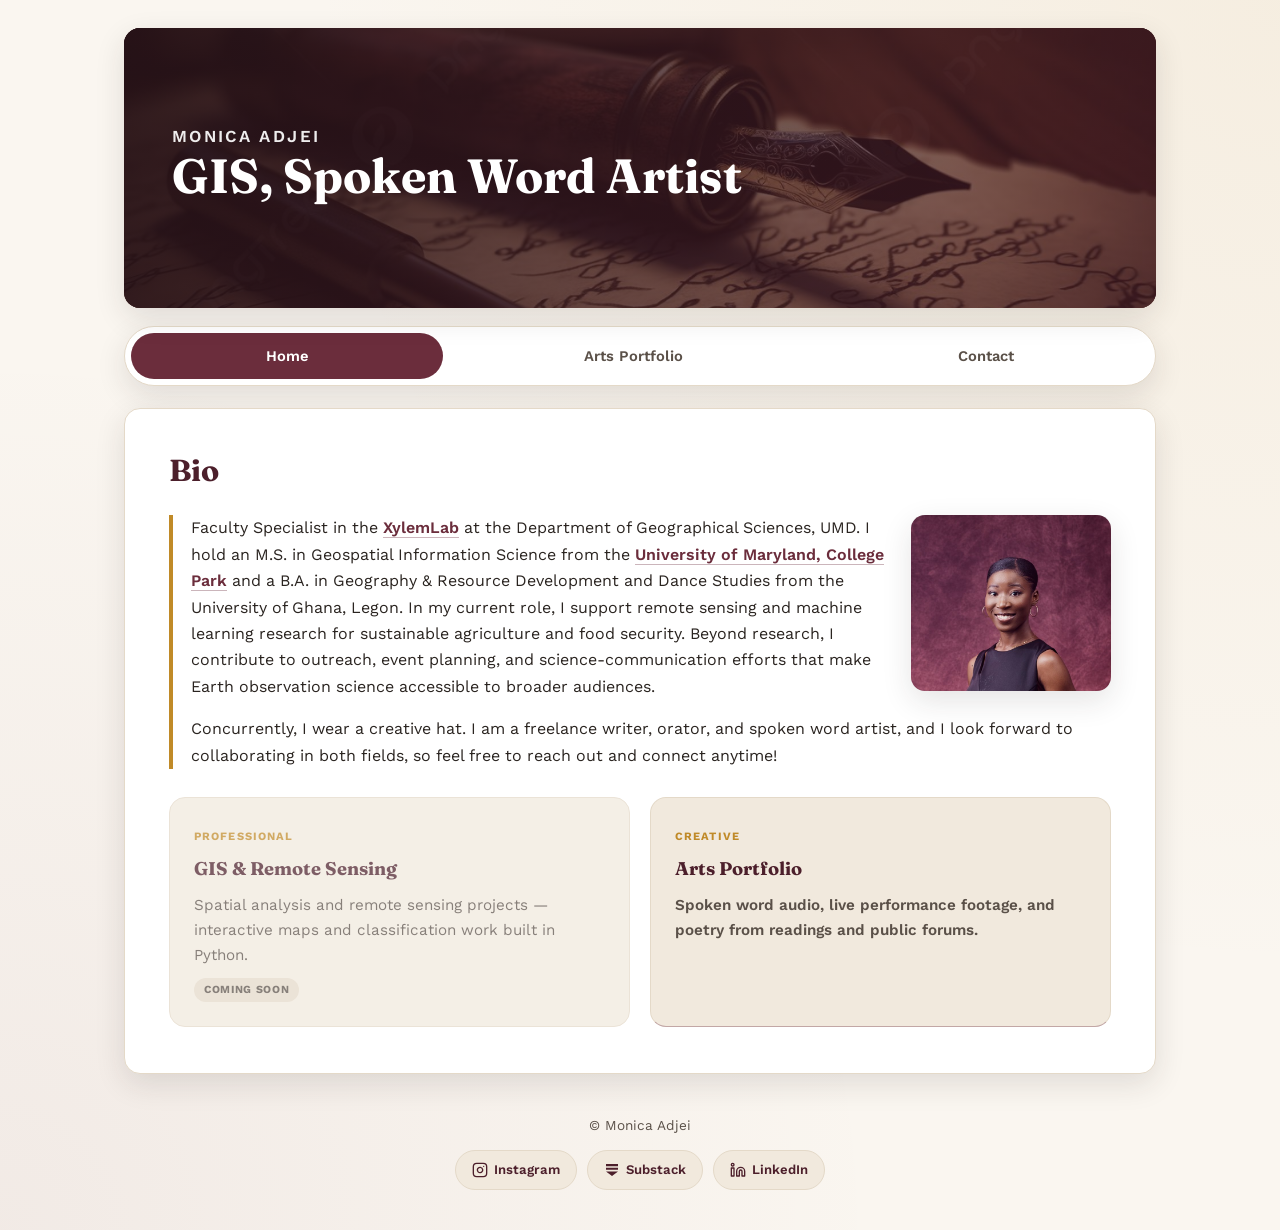
<file: index.html>
<!DOCTYPE html>
<html lang="en">
    <head>
        <meta charset="UTF-8">
        <meta name="viewport" content="width=device-width,initial-scale=1">
        <meta name="description" content="Monica Adjei — Geospatial scientist at the University of Maryland and spoken word artist. Portfolio of GIS/remote sensing work and arts.">
        <title>Monica Adjei — Geospatial Scientist &amp; Spoken Word Artist</title>
        <link rel="preconnect" href="https://fonts.googleapis.com">
        <link rel="preconnect" href="https://fonts.gstatic.com" crossorigin>
        <link href="https://fonts.googleapis.com/css2?family=Fraunces:ital,opsz,wght@0,9..144,400;0,9..144,600;1,9..144,500&family=Work+Sans:wght@400;500;600;700&display=swap" rel="stylesheet">
        <link rel="stylesheet" type="text/css" href="styles.css">
    </head>

    <body>
        <a class="skip-link" href="#content">Skip to content</a>
        <div id="container">
            <div id="header">
                <div class="hero">
                    <div>
                        <p class="hero-eyebrow">Monica Adjei</p>
                        <h1>GIS, Spoken Word Artist</h1>
                        <!-- <p>M.S. candidate in Geospatial Information Science, University of Maryland — and a freelance writer and performer exploring identity, Africa, and the everyday.</p> -->
                    </div>
                </div>
            </div>

            <div id="nav">
                <a href="index.html" class="active" aria-current="page">Home</a>
                <a href="portfolio.html">Arts Portfolio</a>
                <a href="contact.html">Contact</a>
            </div>

            <div id="content">
                <h1>Bio</h1>
                <blockquote>
                    <img src="images/madj.jpg" alt="Ms. Monica Adjei" width="200" height="auto" align="right" class="round">
                    <p class="description">Faculty Specialist in the <a href="https://www.xylemlab.org/">XylemLab</a> at the Department of Geographical Sciences, UMD. 
                        I hold an M.S. in Geospatial Information Science from the <strong><a href="https://umd.edu/">University of Maryland, College Park</a></strong>
                        and a B.A. in Geography & Resource Development and Dance Studies from the University of Ghana, Legon.
                         In my current role, I support remote sensing and machine learning research for sustainable agriculture and food security. Beyond research, 
                         I contribute to outreach, event planning, and science-communication efforts that make Earth observation science accessible to broader audiences.</p>
                    <p>Concurrently, I wear a creative hat. I am a freelance writer, orator, and spoken word artist, and I look forward to collaborating in both fields, so feel free to reach out and connect anytime!</p>
                </blockquote>

                <div class="path-grid">
                    <div class="path-card disabled" aria-disabled="true">
                        <span class="tag">Professional</span>
                        <h3>GIS &amp; Remote Sensing</h3>
                        <p>Spatial analysis and remote sensing projects — interactive maps and classification work built in Python.</p>
                        <span class="soon">Coming soon</span>
                    </div>
                    <a class="path-card" href="portfolio.html">
                        <span class="tag">Creative</span>
                        <h3>Arts Portfolio</h3>
                        <p>Spoken word audio, live performance footage, and poetry from readings and public forums.</p>
                    </a>
                </div>
            </div>

            <div id="footer">
                <p>&copy; Monica Adjei</p>
                <div class="social-links">
                    <a href="https://www.instagram.com/monte.600?utm_source=qr&amp;vrfl=MXhod2U4aTdjN3VsYw%3D%3D" target="_blank" rel="noopener" aria-label="Instagram"><svg viewBox="0 0 24 24" width="16" height="16" fill="none" stroke="currentColor" stroke-width="2" stroke-linecap="round" stroke-linejoin="round" aria-hidden="true"><rect x="2" y="2" width="20" height="20" rx="5" ry="5"></rect><path d="M16 11.37A4 4 0 1 1 12.63 8 4 4 0 0 1 16 11.37z"></path><line x1="17.5" y1="6.5" x2="17.51" y2="6.5"></line></svg> Instagram</a>
                    <a href="https://substack.com/@monicaadjei" target="_blank" rel="noopener" aria-label="Substack"><svg viewBox="0 0 24 24" width="16" height="16" fill="currentColor" aria-hidden="true"><path d="M3 3h18v3.2H3V3zm0 5.6h18v3.2H3V8.6zM3 14.2h18L12 21z"></path></svg> Substack</a>
                    <a href="https://www.linkedin.com/in/monica-adjei/" target="_blank" rel="noopener" aria-label="LinkedIn"><svg viewBox="0 0 24 24" width="16" height="16" fill="none" stroke="currentColor" stroke-width="2" stroke-linecap="round" stroke-linejoin="round" aria-hidden="true"><path d="M16 8a6 6 0 0 1 6 6v7h-4v-7a2 2 0 0 0-2-2 2 2 0 0 0-2 2v7h-4v-7a6 6 0 0 1 6-6z"></path><rect x="2" y="9" width="4" height="12"></rect><circle cx="4" cy="4" r="2"></circle></svg> LinkedIn</a>
                </div>
            </div>
        </div>
    </body>
</html>
</file>
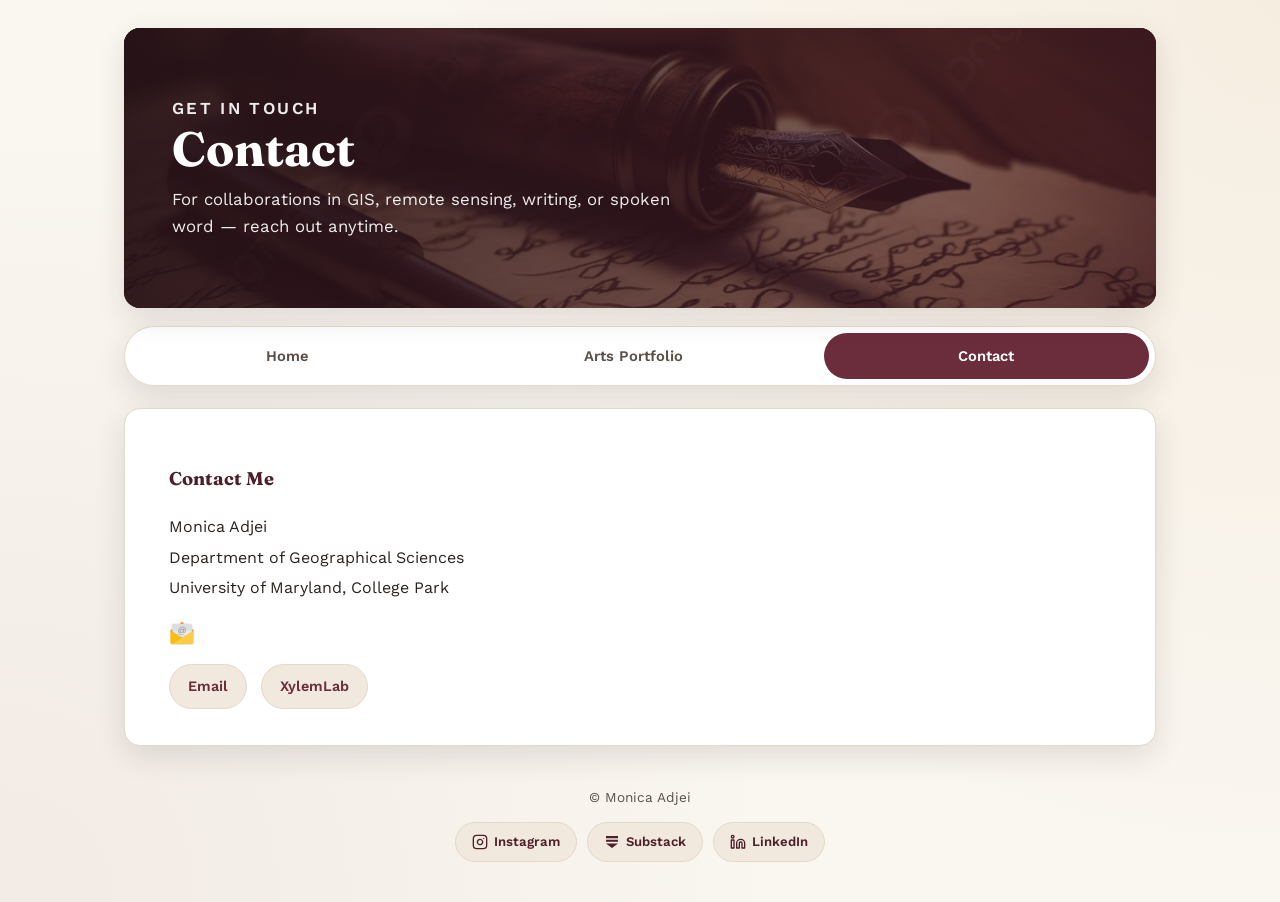
<file: contact.html>
<!DOCTYPE html>
<html lang="en">
    <head>
        <meta charset="UTF-8">
        <meta name="viewport" content="width=device-width,initial-scale=1">
        <meta name="description" content="Contact Monica Adjei — geospatial scientist and spoken word artist.">
        <title>Contact — Monica Adjei</title>
        <link rel="preconnect" href="https://fonts.googleapis.com">
        <link rel="preconnect" href="https://fonts.gstatic.com" crossorigin>
        <link href="https://fonts.googleapis.com/css2?family=Fraunces:ital,opsz,wght@0,9..144,400;0,9..144,600;1,9..144,500&family=Work+Sans:wght@400;500;600;700&display=swap" rel="stylesheet">
        <link rel="stylesheet" type="text/css" href="styles.css">
    </head>

    <body>
        <a class="skip-link" href="#content">Skip to content</a>
        <div id="container">
            <div id="header">
                <div class="hero">
                    <div>
                        <p class="hero-eyebrow">Get in touch</p>
                        <h1>Contact</h1>
                        <p>For collaborations in GIS, remote sensing, writing, or spoken word — reach out anytime.</p>
                    </div>
                </div>
            </div>

            <div id="nav">
                <a href="index.html">Home</a>
                <a href="portfolio.html">Arts Portfolio</a>
                <a href="contact.html" class="active" aria-current="page">Contact</a>
            </div>

            <div id="content">
                <h3>Contact Me</h3>
                <address>
                    Monica Adjei
                    <br>
                    Department of Geographical Sciences
                    <br>
                    University of Maryland, College Park
                    <br>
                    <a href="mailto:madjei12@umd.edu" title="madjei12@umd.edu" id="mail"><img src="images/email.png" alt="Email Monica Adjei"></a>
                </address>
                <div class="contact-links">
                    <a href="mailto:madjei12@umd.edu">Email</a>
                    <a href="https://www.xylemlab.org/team" target="_blank" rel="noopener">XylemLab</a>
                </div>
            </div>

            <div id="footer">
                <p>&copy; Monica Adjei</p>
                <div class="social-links">
                    <a href="https://www.instagram.com/monte.600?utm_source=qr&amp;vrfl=MXhod2U4aTdjN3VsYw%3D%3D" target="_blank" rel="noopener" aria-label="Instagram"><svg viewBox="0 0 24 24" width="16" height="16" fill="none" stroke="currentColor" stroke-width="2" stroke-linecap="round" stroke-linejoin="round" aria-hidden="true"><rect x="2" y="2" width="20" height="20" rx="5" ry="5"></rect><path d="M16 11.37A4 4 0 1 1 12.63 8 4 4 0 0 1 16 11.37z"></path><line x1="17.5" y1="6.5" x2="17.51" y2="6.5"></line></svg> Instagram</a>
                    <a href="https://substack.com/@monicaadjei" target="_blank" rel="noopener" aria-label="Substack"><svg viewBox="0 0 24 24" width="16" height="16" fill="currentColor" aria-hidden="true"><path d="M3 3h18v3.2H3V3zm0 5.6h18v3.2H3V8.6zM3 14.2h18L12 21z"></path></svg> Substack</a>
                    <a href="https://www.linkedin.com/in/monica-adjei/" target="_blank" rel="noopener" aria-label="LinkedIn"><svg viewBox="0 0 24 24" width="16" height="16" fill="none" stroke="currentColor" stroke-width="2" stroke-linecap="round" stroke-linejoin="round" aria-hidden="true"><path d="M16 8a6 6 0 0 1 6 6v7h-4v-7a2 2 0 0 0-2-2 2 2 0 0 0-2 2v7h-4v-7a6 6 0 0 1 6-6z"></path><rect x="2" y="9" width="4" height="12"></rect><circle cx="4" cy="4" r="2"></circle></svg> LinkedIn</a>
                </div>
            </div>
        </div>
    </body>
</html>
</file>
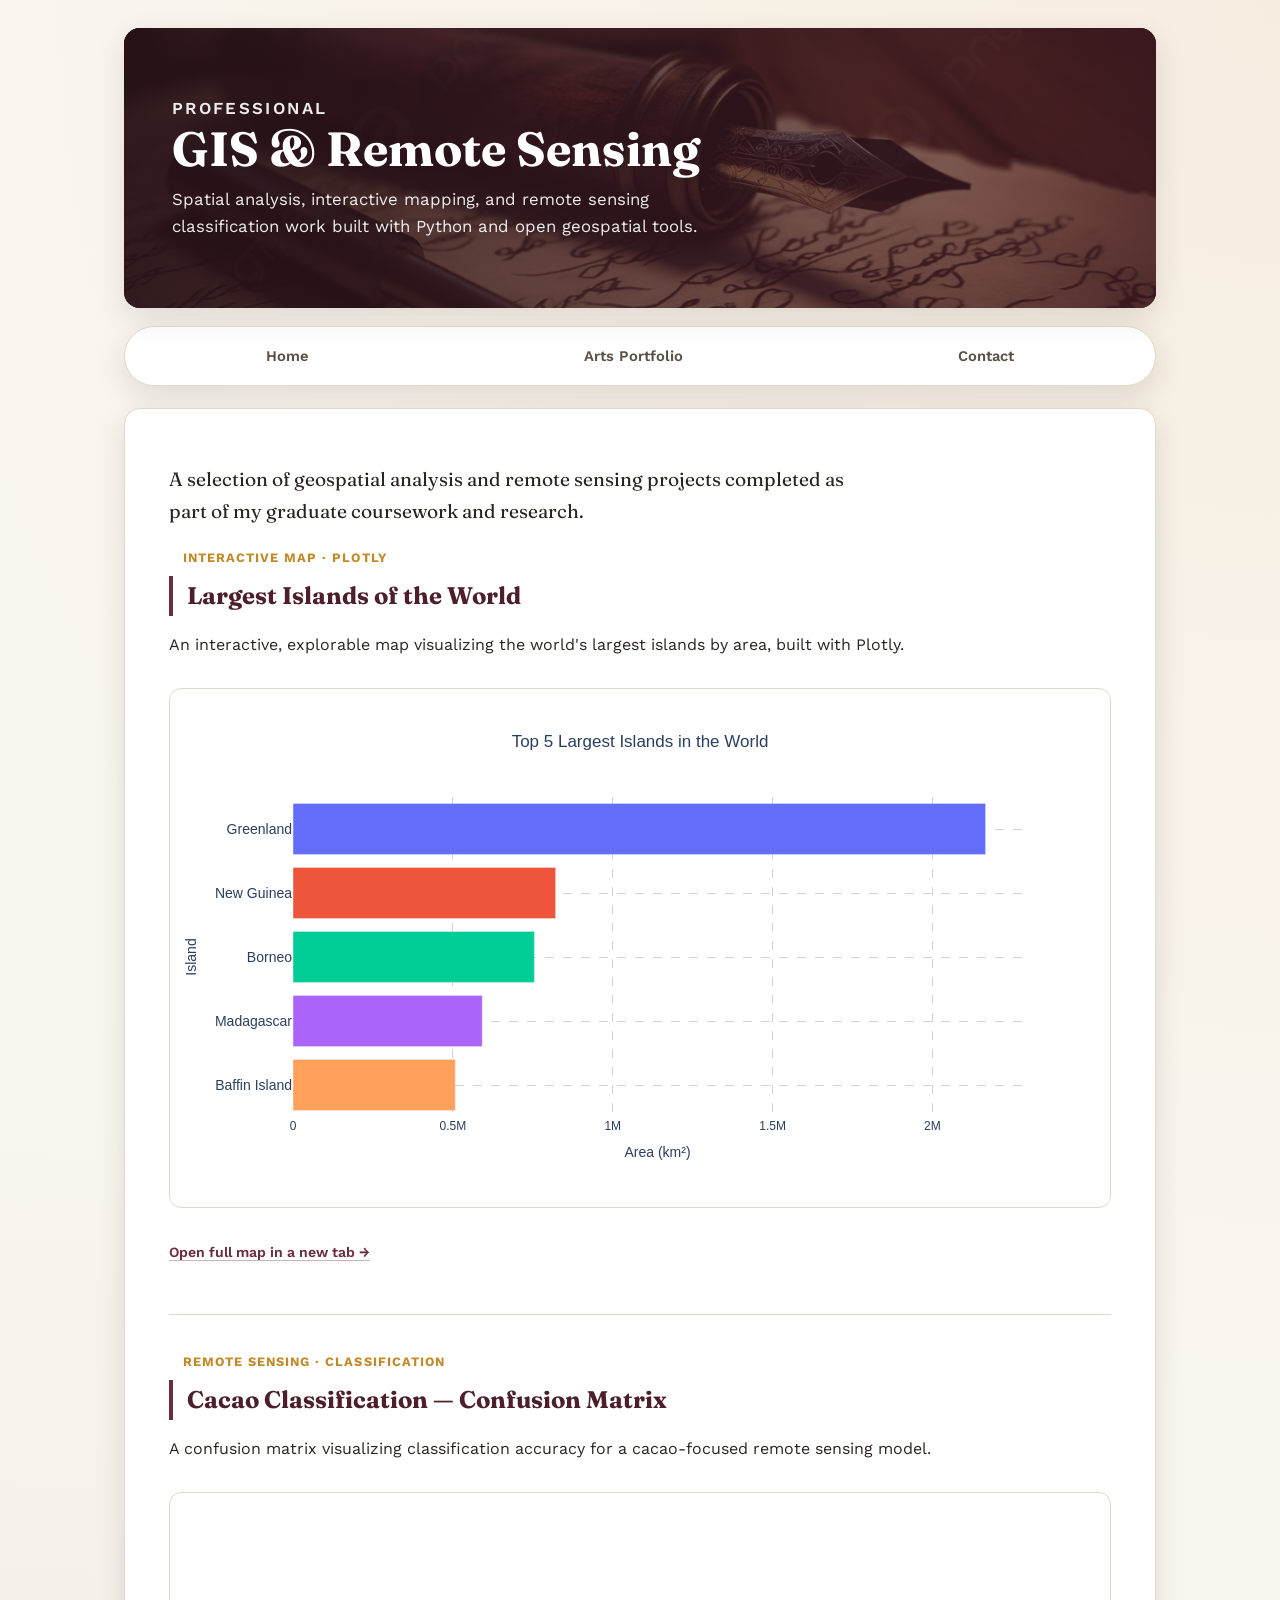
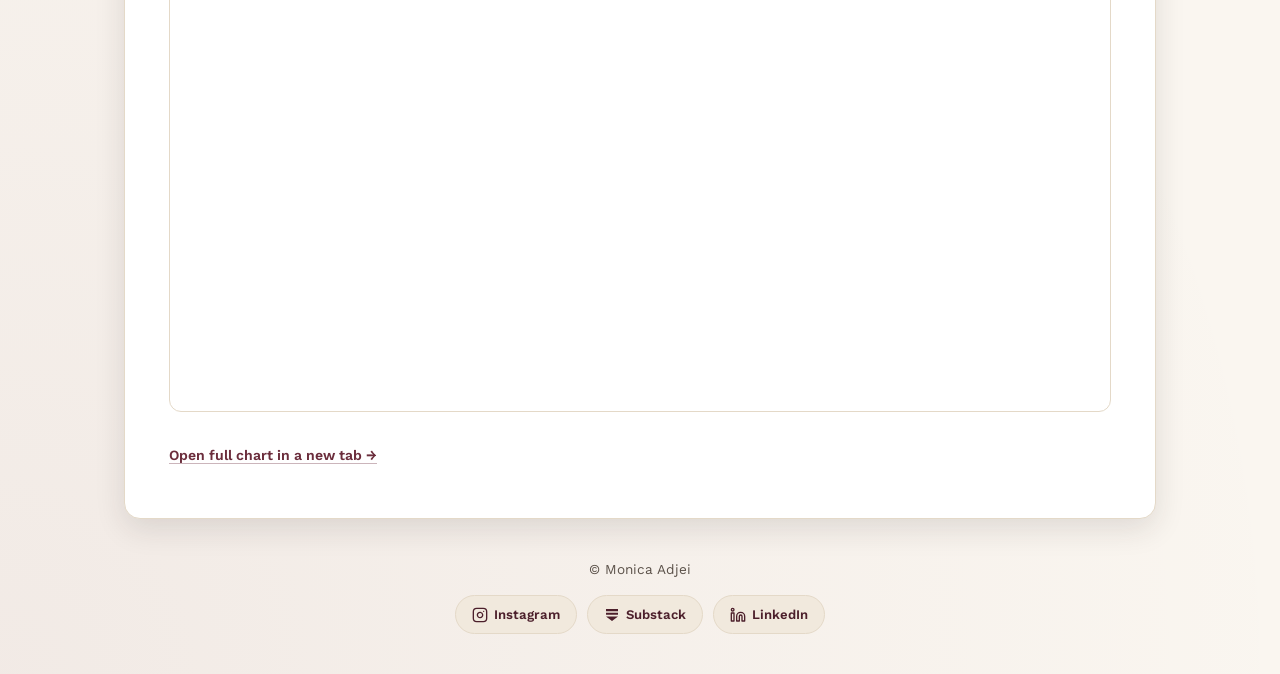
<file: maps.html>
<!DOCTYPE html>
<html lang="en">
    <head>
        <meta charset="UTF-8">
        <meta name="viewport" content="width=device-width,initial-scale=1">
        <meta name="description" content="GIS and remote sensing project work by Monica Adjei, geospatial information science graduate student at the University of Maryland.">
        <title>GIS &amp; Remote Sensing — Monica Adjei</title>
        <link rel="preconnect" href="https://fonts.googleapis.com">
        <link rel="preconnect" href="https://fonts.gstatic.com" crossorigin>
        <link href="https://fonts.googleapis.com/css2?family=Fraunces:ital,opsz,wght@0,9..144,400;0,9..144,600;1,9..144,500&family=Work+Sans:wght@400;500;600;700&display=swap" rel="stylesheet">
        <link rel="stylesheet" type="text/css" href="styles.css">
    </head>

    <body>
        <a class="skip-link" href="#content">Skip to content</a>
        <div id="container">
            <div id="header">
                <div class="hero">
                    <div>
                        <p class="hero-eyebrow">Professional</p>
                        <h1>GIS &amp; Remote Sensing</h1>
                        <p>Spatial analysis, interactive mapping, and remote sensing classification work built with Python and open geospatial tools.</p>
                    </div>
                </div>
            </div>

            <div id="nav">
                <a href="index.html">Home</a>
                <a href="portfolio.html">Arts Portfolio</a>
                <a href="contact.html">Contact</a>
            </div>

            <div id="content">
                <p class="lede">A selection of geospatial analysis and remote sensing projects completed as part of my graduate coursework and research.</p>

                <div class="project-card">
                    <p class="meta">Interactive Map &middot; Plotly</p>
                    <h2>Largest Islands of the World</h2>
                    <p>An interactive, explorable map visualizing the world's largest islands by area, built with Plotly.</p>
                    <iframe class="map" src="largest_islands.html" title="Largest Islands of the World — interactive map" loading="lazy"></iframe>
                    <p class="open-full"><a href="largest_islands.html" target="_blank" rel="noopener">Open full map in a new tab &rarr;</a></p>
                </div>

                <div class="project-card">
                    <p class="meta">Remote Sensing &middot; Classification</p>
                    <h2>Cacao Classification — Confusion Matrix</h2>
                    <p>A confusion matrix visualizing classification accuracy for a cacao-focused remote sensing model.</p>
                    <iframe class="map" src="cacao_confusion_matrix.html" title="Cacao classification confusion matrix" loading="lazy"></iframe>
                    <p class="open-full"><a href="cacao_confusion_matrix.html" target="_blank" rel="noopener">Open full chart in a new tab &rarr;</a></p>
                </div>
            </div>

            <div id="footer">
                <p>&copy; Monica Adjei</p>
                <div class="social-links">
                    <a href="https://www.instagram.com/monte.600?utm_source=qr&amp;vrfl=MXhod2U4aTdjN3VsYw%3D%3D" target="_blank" rel="noopener" aria-label="Instagram"><svg viewBox="0 0 24 24" width="16" height="16" fill="none" stroke="currentColor" stroke-width="2" stroke-linecap="round" stroke-linejoin="round" aria-hidden="true"><rect x="2" y="2" width="20" height="20" rx="5" ry="5"></rect><path d="M16 11.37A4 4 0 1 1 12.63 8 4 4 0 0 1 16 11.37z"></path><line x1="17.5" y1="6.5" x2="17.51" y2="6.5"></line></svg> Instagram</a>
                    <a href="https://substack.com/@monicaadjei" target="_blank" rel="noopener" aria-label="Substack"><svg viewBox="0 0 24 24" width="16" height="16" fill="currentColor" aria-hidden="true"><path d="M3 3h18v3.2H3V3zm0 5.6h18v3.2H3V8.6zM3 14.2h18L12 21z"></path></svg> Substack</a>
                    <a href="https://www.linkedin.com/in/monica-adjei/" target="_blank" rel="noopener" aria-label="LinkedIn"><svg viewBox="0 0 24 24" width="16" height="16" fill="none" stroke="currentColor" stroke-width="2" stroke-linecap="round" stroke-linejoin="round" aria-hidden="true"><path d="M16 8a6 6 0 0 1 6 6v7h-4v-7a2 2 0 0 0-2-2 2 2 0 0 0-2 2v7h-4v-7a6 6 0 0 1 6-6z"></path><rect x="2" y="9" width="4" height="12"></rect><circle cx="4" cy="4" r="2"></circle></svg> LinkedIn</a>
                </div>
            </div>
        </div>
    </body>
</html>
</file>
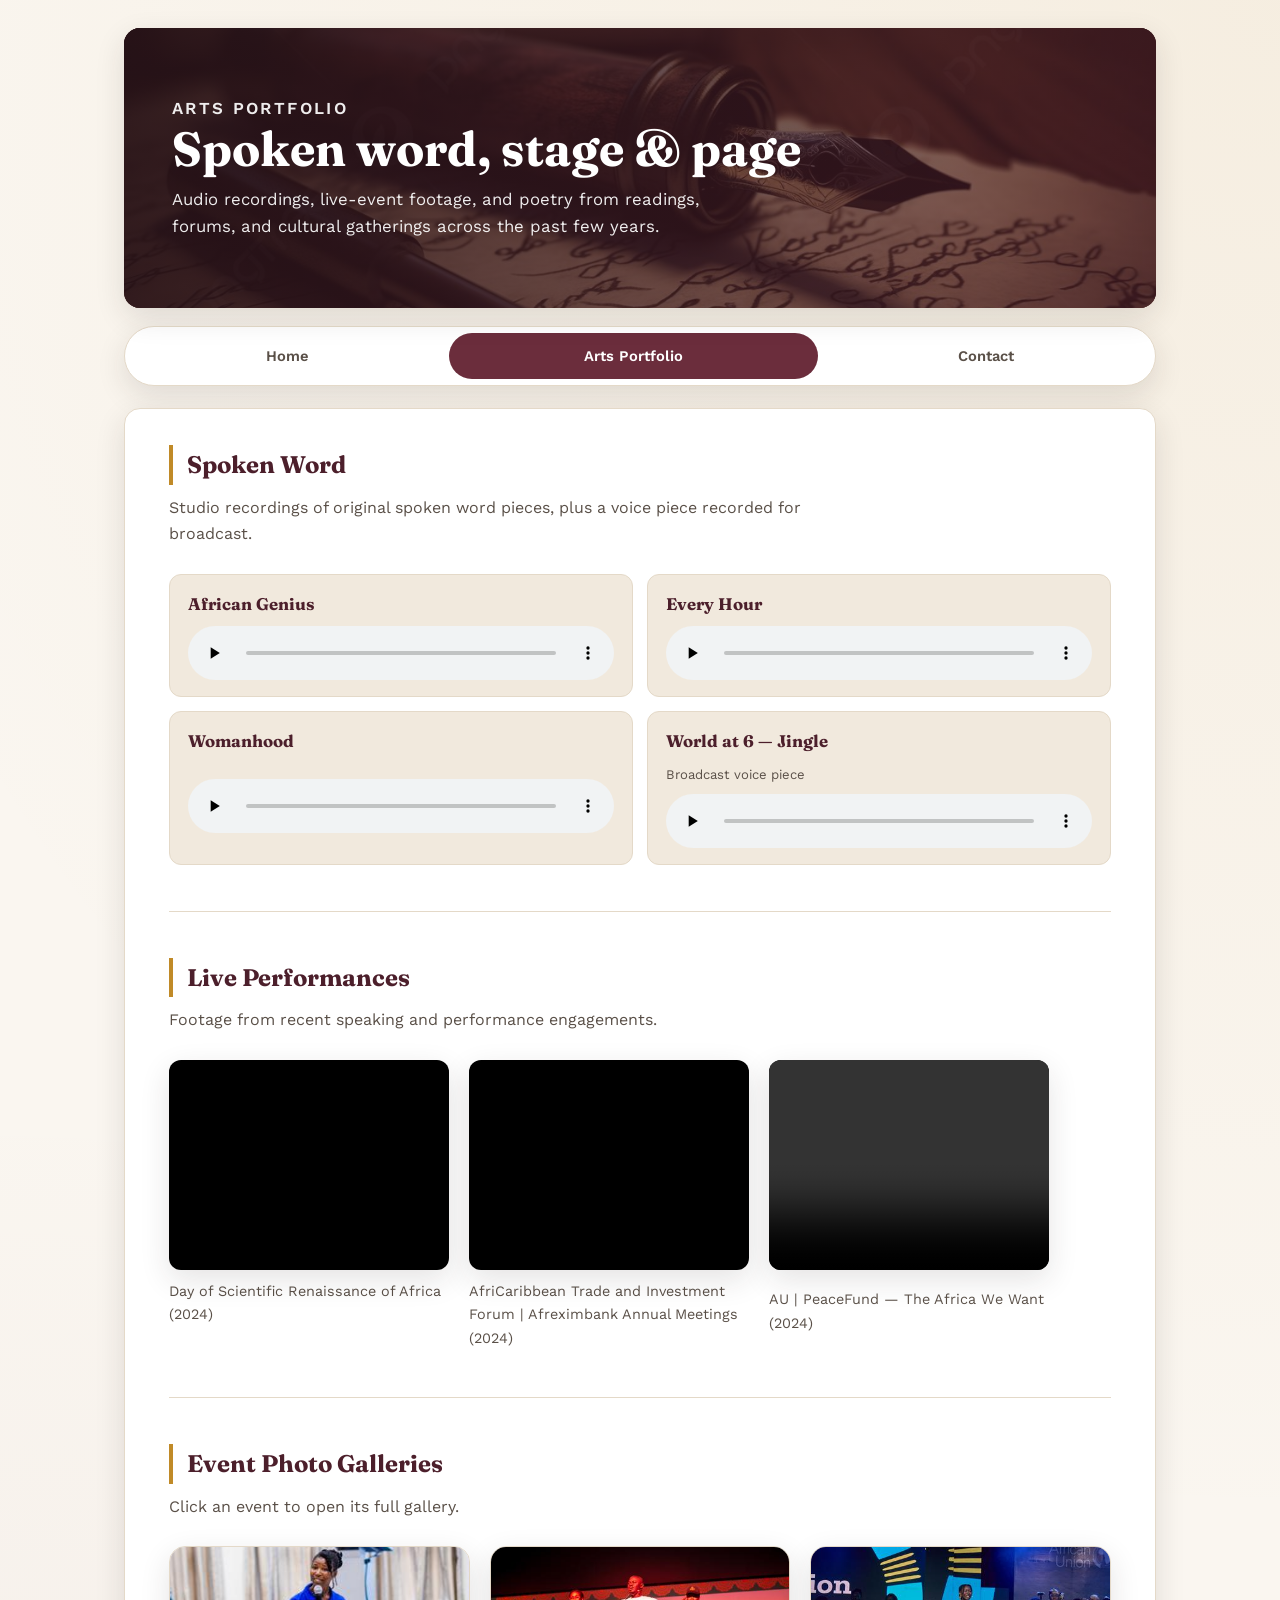
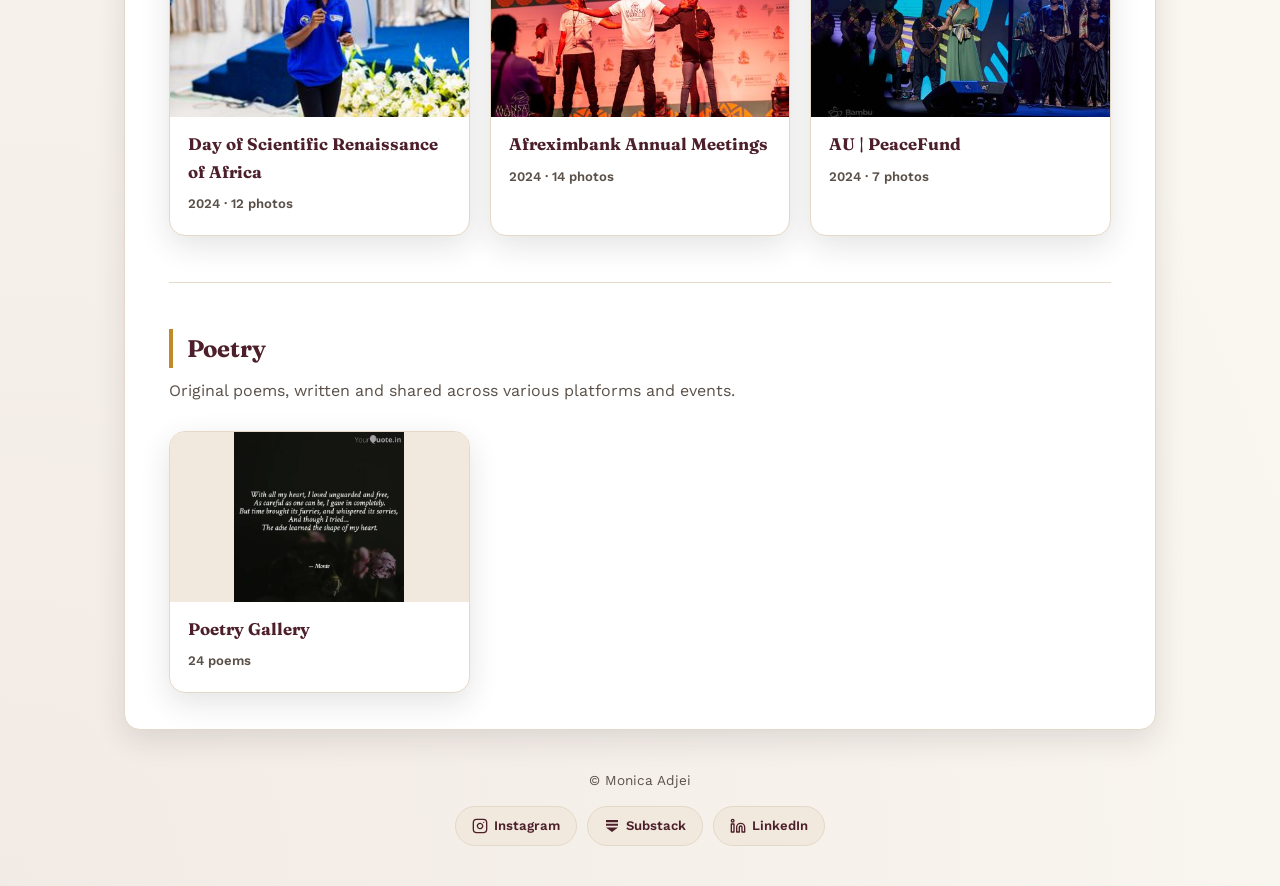
<file: portfolio.html>
<!DOCTYPE html>
<html lang="en">
    <head>
        <meta charset="UTF-8">
        <meta name="viewport" content="width=device-width,initial-scale=1">
        <meta name="description" content="Arts portfolio of Monica Adjei — spoken word audio, live performance video, and event photography from poetry and public-speaking engagements.">
        <title>Arts Portfolio — Monica Adjei</title>
        <link rel="preconnect" href="https://fonts.googleapis.com">
        <link rel="preconnect" href="https://fonts.gstatic.com" crossorigin>
        <link href="https://fonts.googleapis.com/css2?family=Fraunces:ital,opsz,wght@0,9..144,400;0,9..144,600;1,9..144,500&family=Work+Sans:wght@400;500;600;700&display=swap" rel="stylesheet">
        <link rel="stylesheet" type="text/css" href="styles.css">
    </head>

    <body>
        <a class="skip-link" href="#content">Skip to content</a>
        <div id="container">
            <div id="header">
                <div class="hero">
                    <div>
                        <p class="hero-eyebrow">Arts Portfolio</p>
                        <h1>Spoken word, stage &amp; page</h1>
                        <p>Audio recordings, live-event footage, and poetry from readings, forums, and cultural gatherings across the past few years.</p>
                    </div>
                </div>
            </div>

            <div id="nav">
                <a href="index.html">Home</a>
                <a href="portfolio.html" class="active" aria-current="page">Arts Portfolio</a>
                <a href="contact.html">Contact</a>
            </div>

            <div id="content">

                <div class="section-block">
                    <h2>Spoken Word</h2>
                    <p class="section-intro">Studio recordings of original spoken word pieces, plus a voice piece recorded for broadcast.</p>
                    <div class="track-list">
                        <div class="track">
                            <h4>African Genius</h4>
                            <audio controls preload="none" controlsList="nodownload noremoteplayback" oncontextmenu="return false">
                                <source src="images/audio/african-genius.mp3" type="audio/mpeg">
                                Your browser does not support the audio element.
                            </audio>
                        </div>
                        <div class="track">
                            <h4>Every Hour</h4>
                            <audio controls preload="none" controlsList="nodownload noremoteplayback" oncontextmenu="return false">
                                <source src="images/audio/every-hour.mp3" type="audio/mpeg">
                                Your browser does not support the audio element.
                            </audio>
                        </div>
                        <div class="track">
                            <h4>Womanhood</h4>
                            <audio controls preload="none" controlsList="nodownload noremoteplayback" oncontextmenu="return false">
                                <source src="images/audio/womanhood.mp3" type="audio/mpeg">
                                Your browser does not support the audio element.
                            </audio>
                        </div>
                        <div class="track">
                            <h4>World at 6 — Jingle</h4>
                            <span>Broadcast voice piece</span>
                            <audio controls preload="none" controlsList="nodownload noremoteplayback" oncontextmenu="return false">
                                <source src="images/audio/world-at-6-jingle.wav" type="audio/wav">
                                Your browser does not support the audio element.
                            </audio>
                        </div>
                    </div>
                </div>

                <div class="section-block">
                    <h2>Live Performances</h2>
                    <p class="section-intro">Footage from recent speaking and performance engagements.</p>
                    <div class="video-grid">
                        <div class="portfolio-item">
                            <div class="video-embed">
                                <iframe src="https://www.youtube.com/embed/PhOJhfsuJ34?start=5005" title="Day of Scientific Renaissance of Africa (2024)" loading="lazy" allow="accelerometer; clipboard-write; encrypted-media; gyroscope; picture-in-picture; web-share" allowfullscreen></iframe>
                            </div>
                            <p>Day of Scientific Renaissance of Africa (2024)</p>
                        </div>
                        <div class="portfolio-item">
                            <div class="video-embed">
                                <iframe src="https://www.youtube.com/embed/LVz2AhfLeMU?start=1052" title="AfriCaribbean Trade and Investment Forum | Afreximbank Annual Meetings (2024)" loading="lazy" allow="accelerometer; clipboard-write; encrypted-media; gyroscope; picture-in-picture; web-share" allowfullscreen></iframe>
                            </div>
                            <p>AfriCaribbean Trade and Investment Forum | Afreximbank Annual Meetings (2024)</p>
                        </div>
                        <div class="portfolio-item">
                            <video controls preload="metadata" controlsList="nodownload noremoteplayback" disablePictureInPicture oncontextmenu="return false">
                                <source src="images/video/au.mp4" type="video/mp4">
                                Your browser does not support the video tag.
                            </video>
                            <p>AU | PeaceFund — The Africa We Want (2024)</p>
                        </div>
                    </div>
                </div>

                <div class="section-block">
                    <h2>Event Photo Galleries</h2>
                    <p class="section-intro">Click an event to open its full gallery.</p>
                    <div class="cover-grid">
                        <a class="cover-card" href="gallery.html?set=dsra">
                            <div class="cover-img"><img src="images/web/dsra/thumb/dsra-01.jpg" alt="Day of Scientific Renaissance of Africa" loading="lazy"></div>
                            <div class="cover-body">
                                <h3>Day of Scientific Renaissance of Africa</h3>
                                <span>2024 &middot; 12 photos</span>
                            </div>
                        </a>
                        <a class="cover-card" href="gallery.html?set=afrexim">
                            <div class="cover-img"><img src="images/web/afrexim/thumb/afrexim-01.jpg" alt="Afreximbank Annual Meetings" loading="lazy"></div>
                            <div class="cover-body">
                                <h3>Afreximbank Annual Meetings</h3>
                                <span>2024 &middot; 14 photos</span>
                            </div>
                        </a>
                        <a class="cover-card" href="gallery.html?set=au">
                            <div class="cover-img"><img src="images/web/au/thumb/au-01.jpg" alt="AU PeaceFund — The Africa We Want" loading="lazy"></div>
                            <div class="cover-body">
                                <h3>AU | PeaceFund</h3>
                                <span>2024 &middot; 7 photos</span>
                            </div>
                        </a>
                    </div>
                </div>

                <div class="section-block">
                    <h2>Poetry</h2>
                    <p class="section-intro">Original poems, written and shared across various platforms and events.</p>
                    <div class="cover-grid">
                        <a class="cover-card" href="gallery.html?set=poems">
                            <div class="cover-img poems-cover"><img src="images/web/poems/thumb/poems-01.jpg" alt="Poetry" loading="lazy"></div>
                            <div class="cover-body">
                                <h3>Poetry Gallery</h3>
                                <span>24 poems</span>
                            </div>
                        </a>
                    </div>
                </div>

            </div>

            <div id="footer">
                <p>&copy; Monica Adjei</p>
                <div class="social-links">
                    <a href="https://www.instagram.com/monte.600?utm_source=qr&amp;vrfl=MXhod2U4aTdjN3VsYw%3D%3D" target="_blank" rel="noopener" aria-label="Instagram"><svg viewBox="0 0 24 24" width="16" height="16" fill="none" stroke="currentColor" stroke-width="2" stroke-linecap="round" stroke-linejoin="round" aria-hidden="true"><rect x="2" y="2" width="20" height="20" rx="5" ry="5"></rect><path d="M16 11.37A4 4 0 1 1 12.63 8 4 4 0 0 1 16 11.37z"></path><line x1="17.5" y1="6.5" x2="17.51" y2="6.5"></line></svg> Instagram</a>
                    <a href="https://substack.com/@monicaadjei" target="_blank" rel="noopener" aria-label="Substack"><svg viewBox="0 0 24 24" width="16" height="16" fill="currentColor" aria-hidden="true"><path d="M3 3h18v3.2H3V3zm0 5.6h18v3.2H3V8.6zM3 14.2h18L12 21z"></path></svg> Substack</a>
                    <a href="https://www.linkedin.com/in/monica-adjei/" target="_blank" rel="noopener" aria-label="LinkedIn"><svg viewBox="0 0 24 24" width="16" height="16" fill="none" stroke="currentColor" stroke-width="2" stroke-linecap="round" stroke-linejoin="round" aria-hidden="true"><path d="M16 8a6 6 0 0 1 6 6v7h-4v-7a2 2 0 0 0-2-2 2 2 0 0 0-2 2v7h-4v-7a6 6 0 0 1 6-6z"></path><rect x="2" y="9" width="4" height="12"></rect><circle cx="4" cy="4" r="2"></circle></svg> LinkedIn</a>
                </div>
            </div>
        </div>
    </body>
</html>
</file>
<file: styles.css>
/* ============================================
   Monica Adjei — Portfolio
   Design tokens
   ============================================ */
:root {
  --ink: #2a2420;
  --ink-soft: #5a5048;
  --cream: #faf6f0;
  --cream-deep: #f1e9dd;
  --brand: #6b2d3c;       /* deep burgundy — professional + creative */
  --brand-dark: #4c1f2b;
  --accent: #c08a28;      /* warm gold accent */
  --line: #e4d9c8;
  --shadow: 0 10px 30px rgba(42, 36, 32, 0.12);
  --radius: 16px;
  --max: 1080px;
  --serif: "Fraunces", Georgia, "Times New Roman", serif;
  --sans: "Work Sans", "Segoe UI", sans-serif;
}

* { box-sizing: border-box; }

html { scroll-behavior: smooth; }

body {
  margin: 0;
  background-color: var(--cream);
  background-image:
    radial-gradient(circle at top right, rgba(192, 138, 40, 0.08), transparent 55%),
    radial-gradient(circle at bottom left, rgba(107, 45, 60, 0.06), transparent 50%);
  color: var(--ink);
  font-family: var(--sans);
  line-height: 1.65;
  -webkit-font-smoothing: antialiased;
}

img { max-width: 100%; display: block; }

a { color: var(--brand); }

/* ============================================
   Layout shell
   ============================================ */
#container {
  width: 100%;
  max-width: var(--max);
  margin: 0 auto;
  padding: 0 24px;
}

/* Skip link for accessibility */
.skip-link {
  position: absolute;
  left: -999px;
  top: 0;
}
.skip-link:focus {
  left: 10px;
  z-index: 999;
  background: var(--cream);
  padding: 6px 12px;
  border-radius: 8px;
}

/* ============================================
   Header / Hero
   ============================================ */
#header {
  margin-top: 28px;
  border-radius: var(--radius);
  overflow: hidden;
  box-shadow: var(--shadow);
  position: relative;
  background: linear-gradient(135deg, var(--brand-dark), var(--brand));
}

.hero {
  position: relative;
  min-height: 280px;
  display: flex;
  align-items: center;
  background-image:
    linear-gradient(120deg, rgba(42, 20, 26, 0.86), rgba(76, 31, 43, 0.65)),
    url("images/pen.jpg");
  background-size: cover;
  background-position: center;
  padding: 40px 48px;
  color: #fff;
}

.hero-eyebrow {
  text-transform: uppercase;
  letter-spacing: 0.14em;
  font-size: 0.72rem;
  color: var(--accent);
  font-weight: 600;
  margin: 0 0 10px;
}

.hero h1 {
  font-family: var(--serif);
  font-size: clamp(2rem, 4.2vw, 3rem);
  margin: 0 0 10px;
  color: #fff;
  line-height: 1.1;
}

.hero p {
  margin: 0;
  max-width: 540px;
  font-size: 1.05rem;
  color: rgba(255, 255, 255, 0.92);
}

/* ============================================
   Navigation
   ============================================ */
#nav {
  display: flex;
  flex-wrap: wrap;
  gap: 6px;
  margin-top: 18px;
  padding: 6px;
  background: #fff;
  border: 1px solid var(--line);
  border-radius: 999px;
  box-shadow: var(--shadow);
}

#nav a {
  flex: 1 1 auto;
  text-align: center;
  padding: 11px 18px;
  border-radius: 999px;
  text-decoration: none;
  font-weight: 600;
  font-size: 0.92rem;
  color: var(--ink-soft);
  transition: background 0.2s ease, color 0.2s ease;
  white-space: nowrap;
}

#nav a:hover {
  background: var(--cream-deep);
  color: var(--brand-dark);
}

#nav a.active {
  background: var(--brand);
  color: #fff;
}

/* ============================================
   Content
   ============================================ */
#content {
  background: #fff;
  border: 1px solid var(--line);
  border-radius: var(--radius);
  padding: 36px 44px;
  margin-top: 22px;
  box-shadow: var(--shadow);
}

#content a {
  color: var(--brand);
  font-weight: 600;
  text-decoration: none;
  border-bottom: 1px solid rgba(107, 45, 60, 0.35);
}

#content a:hover {
  color: var(--brand-dark);
  border-bottom-color: var(--brand-dark);
}

h1, h2, h3 {
  font-family: var(--serif);
  color: var(--brand-dark);
}

h1 { font-size: 1.9rem; margin: 0 0 14px; }

h2 {
  font-size: 1.5rem;
  margin: 0 0 6px;
  padding-left: 14px;
  border-left: 4px solid var(--accent);
}

h3 { font-size: 1.15rem; }

.section-intro {
  color: var(--ink-soft);
  max-width: 680px;
  margin: 10px 0 26px;
}

.lede {
  font-family: var(--serif);
  font-size: 1.2rem;
  color: var(--ink);
  max-width: 700px;
}

em { color: var(--brand); font-style: italic; }

blockquote {
  font-size: 1rem;
  margin: 20px 0 10px;
  border-left: 4px solid var(--accent);
  padding-left: 18px;
}

.round {
  border-radius: 14px;
  margin: 0 0 16px 24px;
  box-shadow: var(--shadow);
}

/* ============================================
   Dual-path teaser cards (home page)
   ============================================ */
.path-grid {
  display: grid;
  grid-template-columns: repeat(2, 1fr);
  gap: 20px;
  margin: 28px 0 10px;
}

.path-card {
  display: block;
  padding: 24px;
  border-radius: var(--radius);
  background: var(--cream-deep);
  border: 1px solid var(--line);
  text-decoration: none;
  transition: transform 0.2s ease, box-shadow 0.2s ease;
}

.path-card:hover {
  transform: translateY(-4px);
  box-shadow: var(--shadow);
}

.path-card .tag {
  display: inline-block;
  font-size: 0.7rem;
  text-transform: uppercase;
  letter-spacing: 0.1em;
  font-weight: 700;
  color: var(--accent);
  margin-bottom: 8px;
}

.path-card h3 {
  margin: 0 0 8px;
  color: var(--brand-dark);
}

.path-card p {
  margin: 0;
  color: var(--ink-soft);
  font-size: 0.95rem;
}

/* ============================================
   Section blocks / portfolio groups
   ============================================ */
.section-block {
  padding-bottom: 46px;
  margin-bottom: 46px;
  border-bottom: 1px solid var(--line);
}

.section-block:last-child {
  border-bottom: none;
  margin-bottom: 0;
  padding-bottom: 0;
}

/* Event video cards */
.video-grid {
  display: flex;
  flex-wrap: wrap;
  gap: 20px;
}

.portfolio-item {
  width: 280px;
  text-align: left;
}

.portfolio-item video {
  width: 100%;
  aspect-ratio: 4 / 3;
  object-fit: cover;
  border-radius: 12px;
  box-shadow: var(--shadow);
  background: #000;
  transition: transform 0.3s ease;
}

.portfolio-item video:hover { transform: scale(1.02); }

.video-embed {
  position: relative;
  width: 100%;
  aspect-ratio: 4 / 3;
  border-radius: 12px;
  overflow: hidden;
  box-shadow: var(--shadow);
  background: #000;
}

.video-embed iframe {
  position: absolute;
  inset: 0;
  width: 100%;
  height: 100%;
  border: 0;
}

.portfolio-item p {
  margin: 10px 0 0;
  font-size: 0.9rem;
  color: var(--ink-soft);
}

/* Audio / spoken word tracks */
.track-list {
  display: grid;
  grid-template-columns: repeat(2, 1fr);
  gap: 14px;
}

.track {
  display: grid;
  grid-template-columns: 1fr;
  gap: 8px;
  padding: 16px 18px;
  background: var(--cream-deep);
  border: 1px solid var(--line);
  border-radius: 12px;
}

.track h4 {
  margin: 0;
  font-family: var(--serif);
  font-size: 1.05rem;
  color: var(--brand-dark);
}

.track span {
  font-size: 0.82rem;
  color: var(--ink-soft);
}

.track audio { width: 100%; }

/* Gallery cover cards (event/poems entry points) */
.cover-grid {
  display: grid;
  grid-template-columns: repeat(auto-fill, minmax(230px, 1fr));
  gap: 20px;
}

.cover-card {
  display: block;
  border-radius: var(--radius);
  overflow: hidden;
  background: #fff;
  border: 1px solid var(--line) !important;
  box-shadow: var(--shadow);
  text-decoration: none !important;
  transition: transform 0.2s ease;
}

.cover-card:hover { transform: translateY(-4px); }

.cover-card .cover-img {
  height: 170px;
  overflow: hidden;
  background: var(--cream-deep);
}

.cover-card .cover-img img {
  width: 100%;
  height: 100%;
  object-fit: cover;
  transition: transform 0.35s ease;
}

.cover-card .cover-img.poems-cover img { object-fit: contain; }

.cover-card:hover .cover-img img { transform: scale(1.06); }

.cover-card .cover-body { padding: 14px 18px 18px; }

.cover-card h3 {
  margin: 0 0 4px;
  font-size: 1.05rem;
  color: var(--brand-dark);
}

.cover-card .cover-body span {
  font-size: 0.82rem;
  color: var(--ink-soft);
}

.back-link {
  display: inline-block;
  margin-bottom: 4px;
  font-weight: 600;
  font-size: 0.9rem;
}

/* Photo galleries + lightbox */
.gallery {
  display: grid;
  grid-template-columns: repeat(auto-fill, minmax(150px, 1fr));
  gap: 10px;
}

.gallery a {
  display: block;
  border-radius: 10px;
  overflow: hidden;
  box-shadow: var(--shadow);
  border: none !important;
}

.gallery img {
  width: 100%;
  height: 150px;
  object-fit: cover;
  transition: transform 0.35s ease;
}

.gallery a:hover img { transform: scale(1.08); }

.poems .gallery img { height: 190px; object-fit: contain; background: var(--cream-deep); }

#lightbox {
  position: fixed;
  inset: 0;
  background: rgba(20, 15, 14, 0.92);
  display: none;
  align-items: center;
  justify-content: center;
  z-index: 1000;
  padding: 30px;
}

#lightbox.open { display: flex; }

#lightbox img {
  max-width: min(92vw, 1100px);
  max-height: 86vh;
  border-radius: 10px;
  box-shadow: 0 20px 60px rgba(0,0,0,0.5);
}

#lightbox .lb-close,
#lightbox .lb-prev,
#lightbox .lb-next {
  position: absolute;
  background: rgba(255,255,255,0.12);
  border: 1px solid rgba(255,255,255,0.3);
  color: #fff;
  font-size: 1.2rem;
  width: 44px;
  height: 44px;
  border-radius: 50%;
  cursor: pointer;
  display: flex;
  align-items: center;
  justify-content: center;
}

#lightbox .lb-close { top: 20px; right: 20px; }
#lightbox .lb-prev { left: 20px; top: 50%; transform: translateY(-50%); }
#lightbox .lb-next { right: 20px; top: 50%; transform: translateY(-50%); }
#lightbox .lb-close:hover,
#lightbox .lb-prev:hover,
#lightbox .lb-next:hover { background: rgba(255,255,255,0.25); }

/* ============================================
   GIS / maps page
   ============================================ */
.project-card {
  margin-bottom: 36px;
  padding-bottom: 36px;
  border-bottom: 1px solid var(--line);
}

.project-card:last-child { border-bottom: none; margin-bottom: 0; padding-bottom: 0; }

.project-card h2 { border-left-color: var(--brand); }

.project-card .meta {
  font-size: 0.8rem;
  text-transform: uppercase;
  letter-spacing: 0.08em;
  color: var(--accent);
  font-weight: 700;
  margin: 0 0 8px;
  padding-left: 14px;
}

.map {
  height: 520px;
  width: 100%;
  border: 1px solid var(--line);
  border-radius: 12px;
  margin: 14px 0 10px;
}

.project-card .open-full {
  font-size: 0.88rem;
}

/* ============================================
   Contact
   ============================================ */
address {
  font-style: normal;
  line-height: 1.9;
}

#mail img {
  width: 26px;
  margin-top: 16px;
  vertical-align: middle;
}

.contact-links {
  display: flex;
  gap: 14px;
  margin-top: 18px;
  flex-wrap: wrap;
}

.contact-links a {
  padding: 10px 18px;
  border-radius: 999px;
  background: var(--cream-deep);
  font-weight: 600;
  font-size: 0.9rem;
  border: 1px solid var(--line) !important;
}

/* ============================================
   Footer
   ============================================ */
#footer {
  text-align: center;
  font-size: 0.85rem;
  color: var(--ink-soft);
  padding: 26px 0 40px;
}

.social-links {
  display: flex;
  justify-content: center;
  flex-wrap: wrap;
  gap: 10px;
  margin-top: 14px;
}

.social-links a {
  display: inline-flex;
  align-items: center;
  gap: 6px;
  padding: 8px 16px;
  border-radius: 999px;
  background: var(--cream-deep);
  border: 1px solid var(--line) !important;
  font-weight: 600;
  font-size: 0.82rem;
  color: var(--brand-dark) !important;
  text-decoration: none !important;
  transition: background 0.2s ease, border-color 0.2s ease;
}

.social-links a:hover {
  background: #fff;
  border-color: var(--brand) !important;
}

.social-links svg { flex-shrink: 0; }

/* Disabled "coming soon" path card */
.path-card.disabled {
  cursor: default;
  opacity: 0.72;
}

.path-card.disabled:hover {
  transform: none;
  box-shadow: none;
}

.path-card .soon {
  display: inline-block;
  margin-top: 10px;
  font-size: 0.68rem;
  font-weight: 700;
  text-transform: uppercase;
  letter-spacing: 0.06em;
  color: var(--ink-soft);
  background: var(--line);
  padding: 3px 10px;
  border-radius: 999px;
}

/* ============================================
   Responsive
   ============================================ */
@media (max-width: 700px) {
  #content { padding: 26px 22px; }
  .hero { padding: 32px 26px; min-height: 220px; }
  .path-grid { grid-template-columns: 1fr; }
  .track-list { grid-template-columns: 1fr; }
  .portfolio-item { width: 100%; }
  #nav a { font-size: 0.82rem; padding: 10px 10px; }
  .map { height: 360px; }
}
</file>
